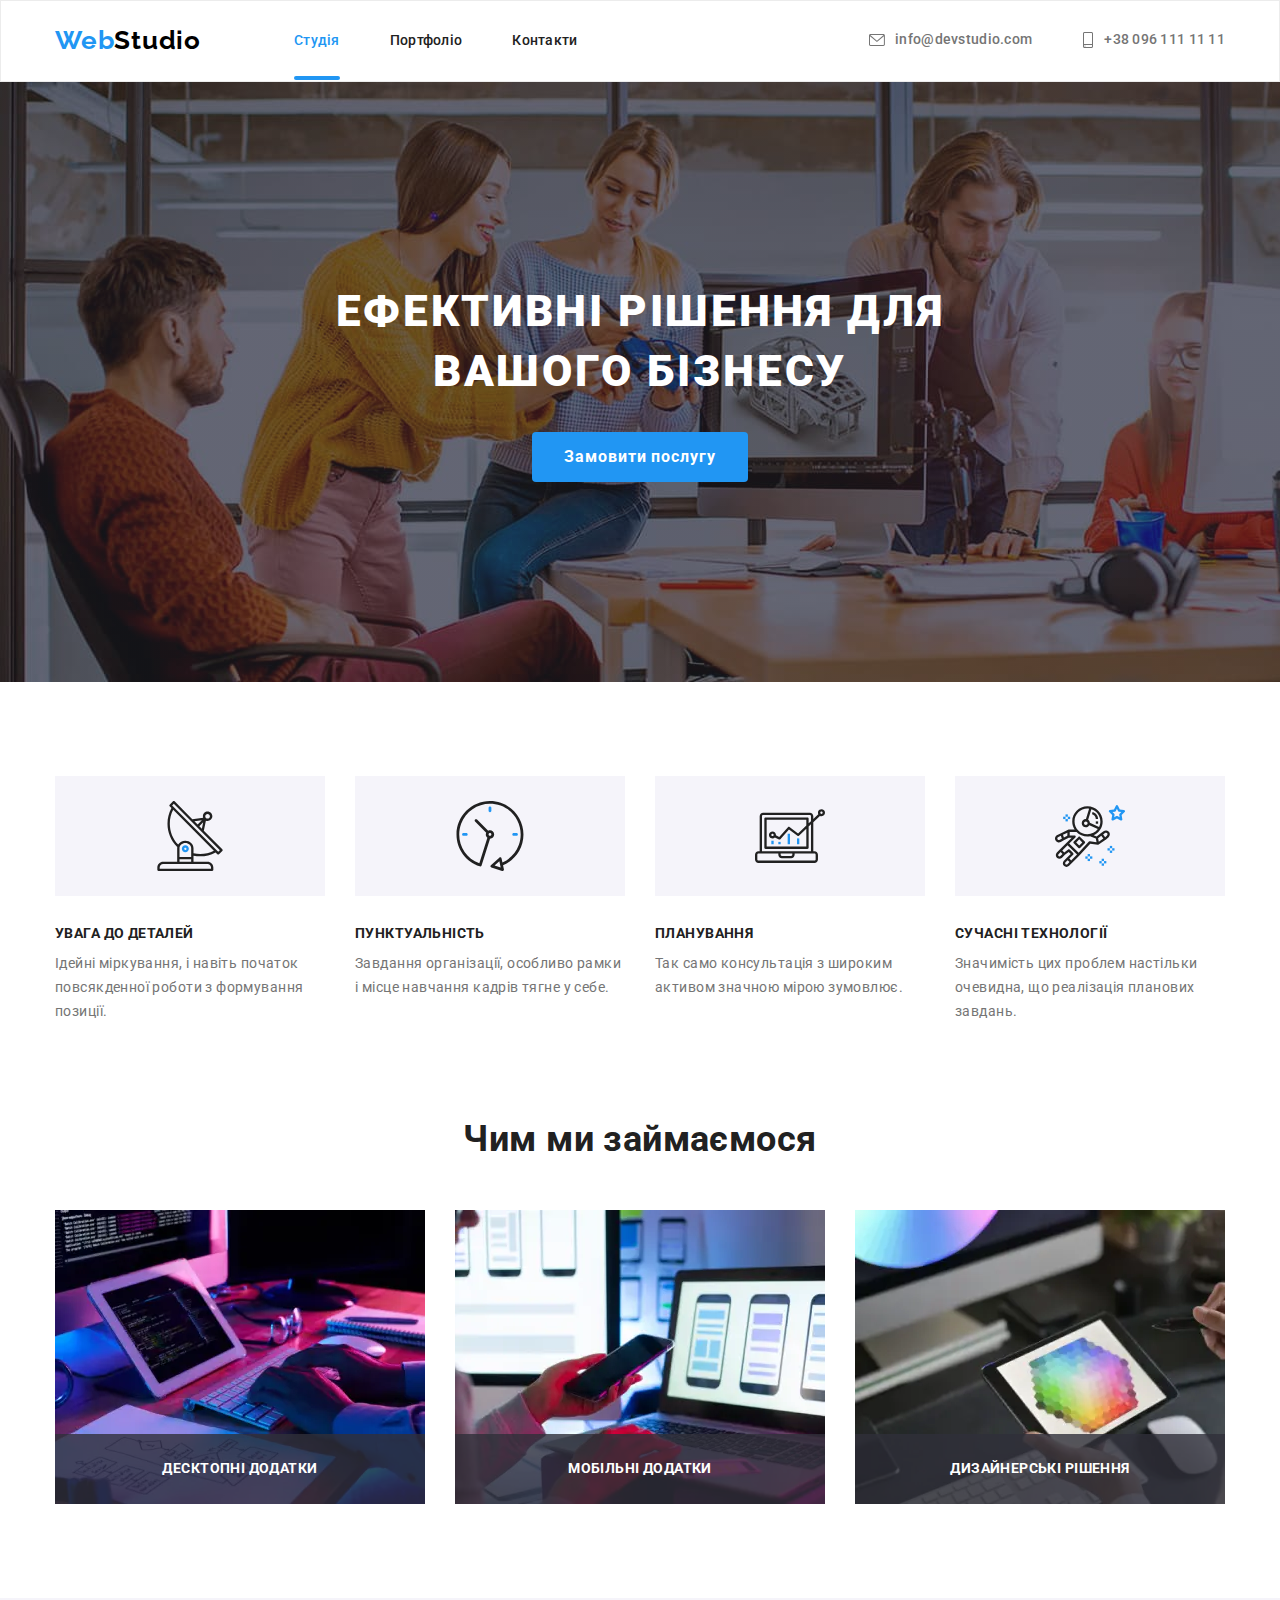
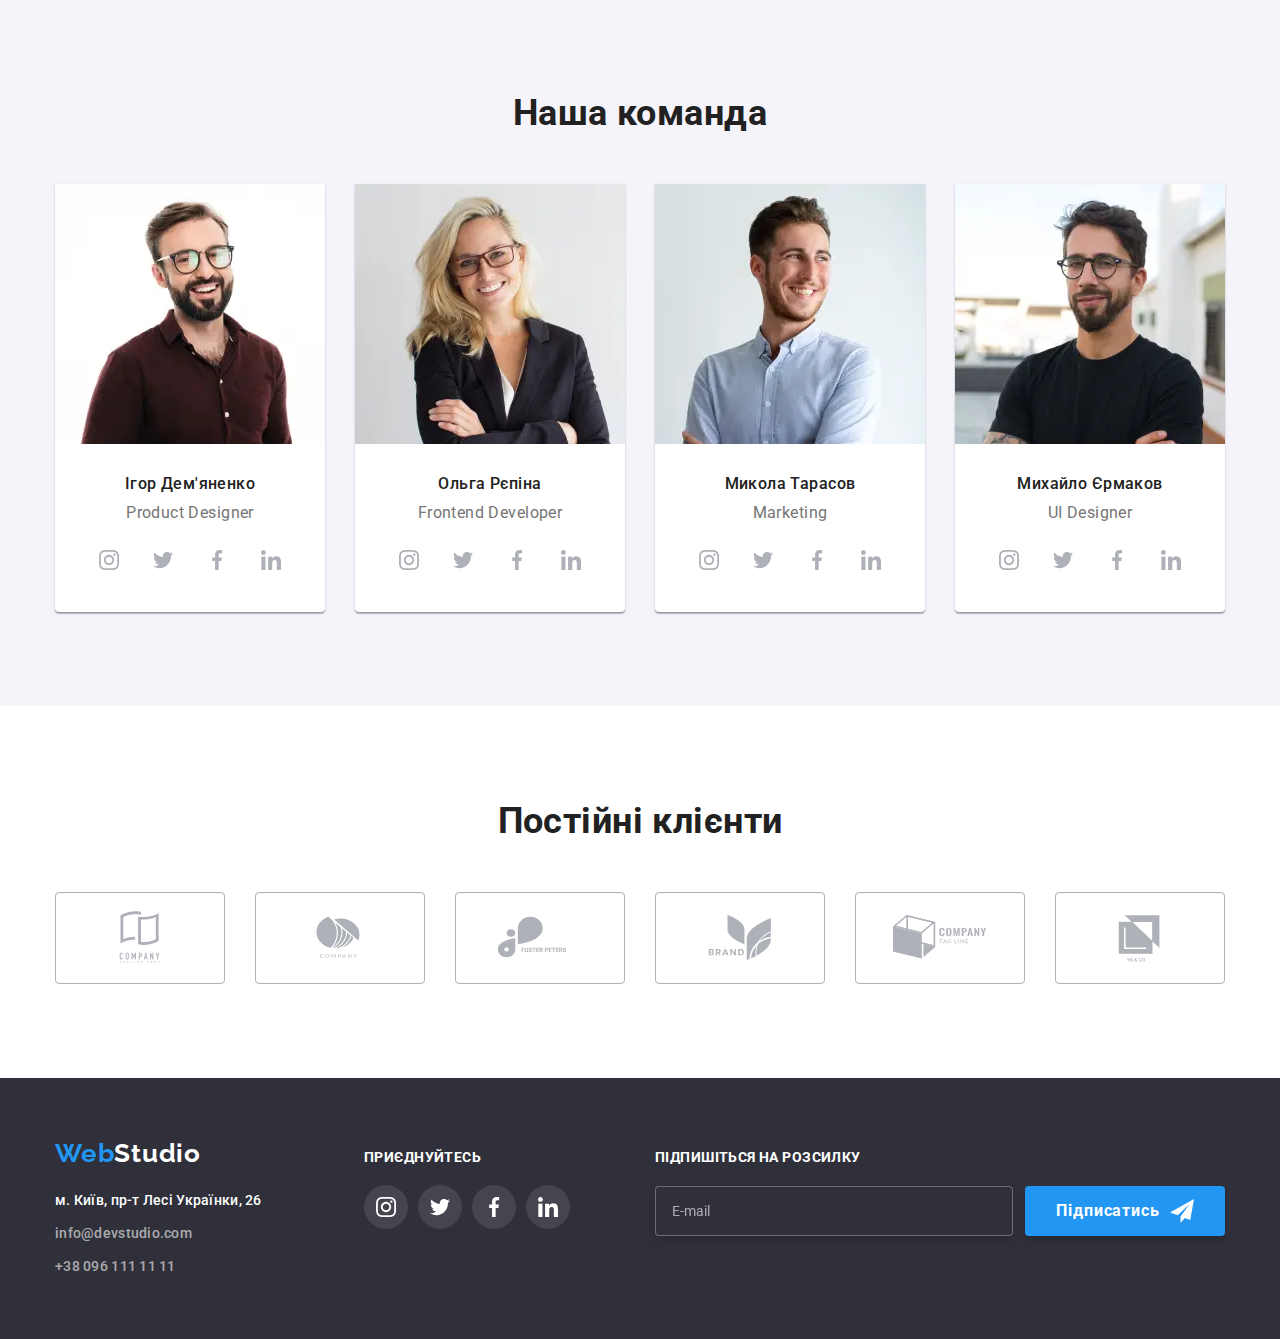
<file: index.html>
<!DOCTYPE html>
<html lang="uk">

<head>
    <meta charset="UTF-8">
    <meta http-equiv="X-UA-Compatible" content="IE=edge">
    <meta name="viewport" content="width=device-width, initial-scale=1.0">
    <title>Студія</title>
    <link rel="stylesheet" href="https://cdn.jsdelivr.net/npm/modern-normalize@1.1.0/modern-normalize.min.css">
    <link
        href="https://fonts.googleapis.com/css2?family=Raleway:wght@700&family=Roboto:wght@400;500;700;900&display=swap"
        rel="stylesheet">
    <link rel="stylesheet" href="./css/main.min.css">

</head>

<body>
    <header class="page-header">
        <div class="container header-container">
            <nav class="page-navigation">
                <a href="./index.html" class="logo link"><span class="half-logo">Web</span>Studio</a>
                <ul class="site-nav">
                    <li class="site-nav__item"><a href="./index.html" class="site-nav_link link current">Студія</a></li>
                    <li class="site-nav__item"><a href="./portfolio.html" class="site-nav_link link">Портфоліо</a></li>
                    <li class="site-nav__item"><a href="#" class="site-nav_link link">Контакти</a></li>
                </ul>
            </nav>
            <button type="button" class="open-mobile-menu-btn" data-menu-open>
                <svg class="open-mobile-menu-btn_icon">
                    <use href="./images/icons.svg#icon-burger"></use>
                </svg>
            </button>
            <ul class="contacts">
                <li class="contacts__link">
                    <a href="mailto:info@devstudio.com" class="tel link">
                        <svg class="contacts-icon">
                            <use href="./images/icons.svg#icon-envelope"></use>
                        </svg> info@devstudio.com</a>
                </li>
                <li class="contacts__link">
                    <a href="tel:+380961111111" class="tel link phone">
                        <svg class="contacts-icon smartphone">
                            <use href="./images/icons.svg#icon-smartphone"></use>
                        </svg> +38 096 111 11 11</a>
                </li>
            </ul>
        </div>
        <div class="mobile-menu" data-menu>
            <div class="container mobile-menu_container">
                <button class="mobile-menu_close-btn" data-menu-close>
                    <svg class="mobile-menu_close-icon">
                        <use href="./images/icons.svg#icon-close"></use>
                    </svg>
                </button>
                <ul class="list mobile-menu_list">
                    <li class="mobile-menu_item"><a class="link mobile-menu_link current" href="./index.html">Студія</a>
                    </li>
                    <li class="mobile-menu_item"><a class="link mobile-menu_link" href="./portfolio.html">Портфоліо</a>
                    </li>
                    <li class="mobile-menu_item"><a class="link mobile-menu_link" href="">Контакти</a></li>
                </ul>
                <div class="mobile-menu__contact-container">
                    <ul class="mobile-menu_list-ccontact">
                        <li class="mobile-menu__tel-item item">
                            <a class="mobile-menu__tel-link link" href="tel:+380961111111">+38 096 111 11 11</a>
                        </li>
                        <li class="mobile-menu__mail-item item">
                            <a class="mobile-menu__mail-link link"
                                href="mailto:info@devstudio.com">info@devstudio.com</a>
                        </li>
                    </ul>
                    <ul class="mobile-menu__social-list list">
                        <li class="mobile-menu__social-item item"><a class="mobile-menu__social-link link"
                                href="">Instagram</a></li>
                        <li class="mobile-menu__social-item item"><a class="mobile-menu__social-link link"
                                href="">Twitter</a></li>
                        <li class="mobile-menu__social-item item"><a class="mobile-menu__social-link link"
                                href="">Facebook</a></li>
                        <li class="mobile-menu__social-item item"><a class="mobile-menu__social-link link"
                                href="">LinkedIn</a></li>
                    </ul>
                </div>

            </div>
        </div>
    </header>
    <main>
        <section class="hero">
            <div class="container hero-box">
                <h1 class="hero-title">Ефективні рішення для вашого бізнесу</h1>
                <button type="button" class="hero-button" data-modal-open>Замовити послугу</button>
            </div>
        </section>
        <section class="box text">
            <div class="container">
                <h2 class="visually-hidden">Наші переваги</h2>
                <ul class="benefits">
                    <li class="benefits__part">
                        <div class="benefits__helping-box">
                            <svg aria-label="іконка супутникова антена" class="benefits__helping-icon">
                                <use href="./images/icons.svg#icon-antenna"></use>
                            </svg>
                        </div>
                        <h3 class="benefits__title">Увага до деталей</h3>
                        <p class="benefits__information">Ідейні міркування, і навіть початок повсякденної роботи з
                            формування
                            позиції.
                        </p>
                    </li>
                    <li class="benefits__part">
                        <div class="benefits__helping-box">
                            <svg aria-label="іконка годинник" class="benefits__helping-icon">
                                <use href="./images/icons.svg#icon-clock"></use>
                            </svg>
                        </div>
                        <h3 class="benefits__title">Пунктуальність</h3>
                        <p class="benefits__information">Завдання організації, особливо рамки і місце навчання кадрів
                            тягне у
                            себе.
                        </p>
                    </li>
                    <li class="benefits__part">
                        <div class="benefits__helping-box">
                            <svg aria-label="іконка комп'ютер" class="benefits__helping-icon">
                                <use href="./images/icons.svg#icon-diagram"></use>
                            </svg>
                        </div>
                        <h3 class="benefits__title">Планування</h3>
                        <p class="benefits__information">Так само консультація з широким активом значною мірою зумовлює.
                        </p>
                    </li>
                    <li class="benefits__part">
                        <div class="benefits__helping-box">
                            <svg aria-label="іконка астронавт" class="benefits__helping-icon">
                                <use href="./images/icons.svg#icon-astronaut"></use>
                            </svg>
                        </div>
                        <h3 class="benefits__title">Сучасні технології</h3>
                        <p class="benefits__information">Значимість цих проблем настільки очевидна, що реалізація
                            планових
                            завдань.
                        </p>
                    </li>
                </ul>
            </div>
        </section>
        <section class="box section">
            <div class="container">
                <h2 class="box-title">Чим ми займаємося</h2>
                <ul class="business">
                    <li class="business__card">
                        <picture>
                            <source srcset="./images/business/business1.webp 1x, ./images/business/business1@2x.webp 2x"
                                media="(min-width: 1200px)" type="image/webp" />
                            <source srcset="./images/business/business1.jpg 1x, ./images/business/business1@2x.jpg 2x"
                                media="(min-width: 1200px)" />
                            <img src="images/box1.jpg" alt="Людина працює за комп'ютером" width="370" height="294" />
                        </picture>
                        <p class="business__label">десктопні додатки</p>
                    </li>
                    <li class="business__card">
                        <picture>
                            <source srcset="./images/business/business2.webp 1x, ./images/business/business2@2x.webp 2x"
                                media="(min-width: 1200px)" type="image/webp" />
                            <source srcset="./images/business/business2.jpg 1x, ./images/business/business2@2x.jpg 2x"
                                media="(min-width: 1200px)" />
                            <img src="images/box2.jpg" alt="Людина працює за комп'ютером та телефоном" width="370"
                                height="294" />
                        </picture>
                        <p class="business__label">мобільні додатки</p>
                    </li>
                    <li class="business__card">
                        <picture>
                            <source srcset="./images/business/business3.webp 1x, ./images/business/business3@2x.webp 2x"
                                media="(min-width: 1200px)" type="image/webp" />
                            <source srcset="./images/business/business3.jpg 1x, ./images/business/business3@2x.jpg 2x"
                                media="(min-width: 1200px)" />
                            <img src="images/box3.jpg" alt="Людина працює за планшетом" width="370" height="294" />
                        </picture>
                        <p class="business__label">дизайнерські рішення</p>
                    </li>
                </ul>
            </div>

        </section>
        <section class="box element">
            <div class="container">
                <h2 class="box-title">Наша команда</h2>
                <ul class="team">
                    <li class="team__card">
                        <picture>
                            <source
                                srcset="./images/team-desktop/team-card-desktop1.webp 1x, ./images/team-desktop/team-card-desktop1@2x.webp 2x"
                                media="(min-width: 1200px)" type="image/webp" />
                            <source
                                srcset="./images/team-desktop/team-card-desktop1.jpg 1x, ./images/team-desktop/team-card-desktop1@2x.jpg 2x"
                                media="(min-width: 1200px)" />
                            <source
                                srcset="./images/team-tablet/team-card-tablet1.webp 1x, ./images/team-tablet/team-card-tablet1@2x.webp 2x"
                                media="(min-width: 768px)" type="image/webp" />
                            <source
                                srcset="./images/team-tablet/team-card-tablet1.jpg 1x, ./images/team-tablet/team-card-tablet1@2x.jpg 2x"
                                media="(min-width: 768px)" />
                            <source
                                srcset="./images/team-mobile/team-card-mobile1.webp 1x, ./images/team-mobile/team-card-mobile1@2x.webp 2x"
                                media="(max-width: 767px)" type="image/webp" />
                            <source
                                srcset="./images/team-mobile/team-card-mobile1.jpg 1x, ./images/team-mobile/team-card-mobile1@2x.jpg 2x"
                                media="(max-width: 767px)" />
                            <img src="images/img1.jpg" alt="Усміхнений хлопець в окулярах" />
                        </picture>
                        <div class="team__information">
                            <h3 class="team__member">Ігор Дем'яненко</h3>
                            <p class="team__position">Product Designer</p>
                            <ul class="team__social-list">
                                <li>
                                    <a href="" class="team__social-list-link">
                                        <svg aria-label="іконка інстаграм" class="team__social-list-icon">
                                            <use href="./images/icons.svg#icon-instagram"></use>
                                        </svg>
                                    </a>
                                </li>
                                <li>
                                    <a href="" class="team__social-list-link">
                                        <svg aria-label="іконка твіттер" class="team__social-list-icon">
                                            <use href="./images/icons.svg#icon-twitter"></use>
                                        </svg>
                                    </a>
                                </li>
                                <li>
                                    <a href="" class="team__social-list-link">
                                        <svg aria-label="іконка фейсбук" class="team__social-list-icon">
                                            <use href="./images/icons.svg#icon-facebook"></use>
                                        </svg>
                                    </a>
                                </li>
                                <li>
                                    <a href="" class="team__social-list-link">
                                        <svg aria-label="іконка лінкедин" class="team__social-list-icon">
                                            <use href="./images/icons.svg#icon-linkedin"></use>
                                        </svg>
                                    </a>
                                </li>
                            </ul>
                        </div>
                    </li>
                    <li class="team__card">
                        <picture>
                            <source
                                srcset="./images/team-desktop/team-card-desktop2.webp 1x, ./images/team-desktop/team-card-desktop2@2x.webp 2x"
                                media="(min-width: 1200px)" type="image/webp" />
                            <source
                                srcset="./images/team-desktop/team-card-desktop2.jpg 1x, ./images/team-desktop/team-card-desktop2@2x.jpg 2x"
                                media="(min-width: 1200px)" />
                            <source
                                srcset="./images/team-tablet/team-card-tablet2.webp 1x, ./images/team-tablet/team-card-tablet2@2x.webp 2x"
                                media="(min-width: 768px)" type="image/webp" />
                            <source
                                srcset="./images/team-tablet/team-card-tablet2.jpg 1x, ./images/team-tablet/team-card-tablet2@2x.jpg 2x"
                                media="(min-width: 768px)" />
                            <source
                                srcset="./images/team-mobile/team-card-mobile2.webp 1x, ./images/team-mobile/team-card-mobile2@2x.webp 2x"
                                media="(max-width: 767px)" type="image/webp" />
                            <source
                                srcset="./images/team-mobile/team-card-mobile2.jpg 1x, ./images/team-mobile/team-card-mobile2@2x.jpg 2x"
                                media="(max-width: 767px)" />
                            <img src="images/img2.jpg" alt="Усміхнена дівчина в окулярах" />
                        </picture>

                        <div class="team__information">
                            <h3 class="team__member">Ольга Рєпіна</h3>
                            <p class="team__position">Frontend Developer</p>
                            <ul class="team__social-list">
                                <li>
                                    <a href="" class="team__social-list-link">
                                        <svg aria-label="іконка інстаграм" class="team__social-list-icon">
                                            <use href="./images/icons.svg#icon-instagram"></use>
                                        </svg>
                                    </a>
                                </li>
                                <li>
                                    <a href="" class="team__social-list-link">
                                        <svg aria-label="іконка твіттер" class="team__social-list-icon">
                                            <use href="./images/icons.svg#icon-twitter"></use>
                                        </svg>
                                    </a>
                                </li>
                                <li>
                                    <a href="" class="team__social-list-link">
                                        <svg aria-label="іконка фейсбук" class="team__social-list-icon">
                                            <use href="./images/icons.svg#icon-facebook"></use>
                                        </svg>
                                    </a>
                                </li>
                                <li>
                                    <a href="" class="team__social-list-link">
                                        <svg aria-label="іконка лінкедин" class="team__social-list-icon">
                                            <use href="./images/icons.svg#icon-linkedin"></use>
                                        </svg>
                                    </a>
                                </li>
                            </ul>
                        </div>
                    </li>
                    <li class="team__card">
                        <picture>
                            <source
                                srcset="./images/team-desktop/team-card-desktop3.webp 1x, ./images/team-desktop/team-card-desktop3@2x.webp 2x"
                                media="(min-width: 1200px)" type="image/webp" />
                            <source
                                srcset="./images/team-desktop/team-card-desktop3.jpg 1x, ./images/team-desktop/team-card-desktop3@2x.jpg 2x"
                                media="(min-width: 1200px)" />
                            <source
                                srcset="./images/team-tablet/team-card-tablet3.webp 1x, ./images/team-tablet/team-card-tablet3@2x.webp 2x"
                                media="(min-width: 768px)" type="image/webp" />
                            <source
                                srcset="./images/team-tablet/team-card-tablet3.jpg 1x, ./images/team-tablet/team-card-tablet3@2x.jpg 2x"
                                media="(min-width: 768px)" />
                            <source
                                srcset="./images/team-mobile/team-card-mobile3.webp 1x, ./images/team-mobile/team-card-mobile3@2x.webp 2x"
                                media="(max-width: 767px)" type="image/webp" />
                            <source
                                srcset="./images/team-mobile/team-card-mobile3.jpg 1x, ./images/team-mobile/team-card-mobile3@2x.jpg 2x"
                                media="(max-width: 767px)" />
                            <img src="images/img3.jpg" alt="Усміхнений хлопець" />
                        </picture>

                        <div class="team__information">
                            <h3 class="team__member">Микола Тарасов</h3>
                            <p class="team__position">Marketing</p>
                            <ul class="team__social-list">
                                <li>
                                    <a href="" class="team__social-list-link">
                                        <svg aria-label="іконка інстаграм" class="team__social-list-icon">
                                            <use href="./images/icons.svg#icon-instagram"></use>
                                        </svg>
                                    </a>
                                </li>
                                <li>
                                    <a href="" class="team__social-list-link">
                                        <svg aria-label="іконка твіттер" class="team__social-list-icon">
                                            <use href="./images/icons.svg#icon-twitter"></use>
                                        </svg>
                                    </a>
                                </li>
                                <li>
                                    <a href="" class="team__social-list-link">
                                        <svg aria-label="іконка фейсбук" class="team__social-list-icon">
                                            <use href="./images/icons.svg#icon-facebook"></use>
                                        </svg>
                                    </a>
                                </li>
                                <li>
                                    <a href="" class="team__social-list-link">
                                        <svg aria-label="іконка лінкедин" class="team__social-list-icon">
                                            <use href="./images/icons.svg#icon-linkedin"></use>
                                        </svg>
                                    </a>
                                </li>
                            </ul>
                        </div>
                    </li>
                    <li class="team__card">
                        <picture>
                            <source
                                srcset="./images/team-desktop/team-card-desktop4.webp 1x, ./images/team-desktop/team-card-desktop4@2x.webp 2x"
                                media="(min-width: 1200px)" type="image/webp" />
                            <source
                                srcset="./images/team-desktop/team-card-desktop4.jpg 1x, ./images/team-desktop/team-card-desktop4@2x.jpg 2x"
                                media="(min-width: 1200px)" />
                            <source
                                srcset="./images/team-tablet/team-card-tablet4.webp 1x, ./images/team-tablet/team-card-tablet4@2x.webp 2x"
                                media="(min-width: 768px)" type="image/webp" />
                            <source
                                srcset="./images/team-tablet/team-card-tablet4.jpg 1x, ./images/team-tablet/team-card-tablet4@2x.jpg 2x"
                                media="(min-width: 768px)" />
                            <source
                                srcset="./images/team-mobile/team-card-mobile4.webp 1x, ./images/team-mobile/team-card-mobile4@2x.webp 2x"
                                media="(max-width: 767px)" type="image/webp" />
                            <source
                                srcset="./images/team-mobile/team-card-mobile4.jpg 1x, ./images/team-mobile/team-card-mobile4@2x.jpg 2x"
                                media="(max-width: 767px)" />
                            <img src="images/img4.jpg" alt="Хлопець в окулярах" />
                        </picture>

                        <div class="team__information">
                            <h3 class="team__member">Михайло Єрмаков</h3>
                            <p class="team__position">UI Designer</p>
                            <ul class="team__social-list">
                                <li>
                                    <a href="" class="team__social-list-link">
                                        <svg aria-label="іконка інстаграм" class="team__social-list-icon">
                                            <use href="./images/icons.svg#icon-instagram"></use>
                                        </svg>
                                    </a>
                                </li>
                                <li>
                                    <a href="" class="team__social-list-link">
                                        <svg aria-label="іконка твіттер" class="team__social-list-icon">
                                            <use href="./images/icons.svg#icon-twitter"></use>
                                        </svg>
                                    </a>
                                </li>
                                <li>
                                    <a href="" class="team__social-list-link">
                                        <svg aria-label="іконка фейсбук" class="team__social-list-icon">
                                            <use href="./images/icons.svg#icon-facebook"></use>
                                        </svg>
                                    </a>
                                </li>
                                <li>
                                    <a href="" class="team__social-list-link">
                                        <svg aria-label="іконка лінкедин" class="team__social-list-icon">
                                            <use href="./images/icons.svg#icon-linkedin"></use>
                                        </svg>
                                    </a>
                                </li>
                            </ul>
                        </div>
        </section>
        <section class="clients">
            <div class="container">
                <h2 class="box-title">Постійні клієнти</h2>
                <ul class="logo-list">
                    <li class="logo-list__item">
                        <a href="" class="logo-list__link">
                            <svg aria-label="лого першої компанії" class="logo-list__icon">
                                <use href="./images/icons.svg#icon-logo-1"></use>
                            </svg>
                        </a>
                    </li>
                    <li class="logo-list__item">
                        <a href="" class="logo-list__link">
                            <svg aria-label="лого другої компанії" class="logo-list__icon">
                                <use href="./images/icons.svg#icon-logo-2"></use>
                            </svg>
                        </a>
                    </li>
                    <li class="logo-list__item">
                        <a href="" class="logo-list__link">
                            <svg aria-label="лого третьої компанії" class="logo-list__icon">
                                <use href="./images/icons.svg#icon-logo-3"></use>
                            </svg>
                        </a>
                    </li>
                    <li class="logo-list__item">
                        <a href="" class="logo-list__link">
                            <svg aria-label="лого четвертої компанії" class="logo-list__icon">
                                <use href="./images/icons.svg#icon-logo-4"></use>
                            </svg>
                        </a>
                    </li>
                    <li class="logo-list__item">
                        <a href="" class="logo-list__link">
                            <svg aria-label="лого п'ятої компанії" class="logo-list__icon">
                                <use href="./images/icons.svg#icon-logo-5"></use>
                            </svg>
                        </a>
                    </li>
                    <li class="logo-list__item">
                        <a href="" class="logo-list__link">
                            <svg aria-label="лого шостої компанії" class="logo-list__icon">
                                <use href="./images/icons.svg#icon-logo-6"></use>
                            </svg>
                        </a>
                    </li>
                </ul>
            </div>
        </section>
    </main>
    <footer class="basement">
        <div class="container footer-navigation">
            <div class="address-nav">
                <div class="footer-navigation-box">
                    <a href="./index.html" class="part-logo link"><span class="half-logo">Web</span>Studio</a>
                    <address class="adress-nav">
                        <ul class="contacts contacts-footer">
                            <li class="contacts-item">
                                <a href="https://goo.gl/maps/CPtrU1FHBa2aNyZL9" target="_blank"
                                    rel="noopener noreferrer nofollow" class="adres link">м. Київ, пр-т Лесі Українки,
                                    26</a>
                            </li>
                            <li class="contacts-item">
                                <a href="mailto:info@devstudio.com"
                                    class="adres link mail-footer">info@devstudio.com</a>
                            </li>
                            <li class="contacts-item">
                                <a href="tel:+380961111111" class="adres link mail-footer">+38 096 111 11 11</a>
                            </li>
                        </ul>
                    </address>
                </div>
                <div class="join-in">
                    <p class="join-in-title">приєднуйтесь</p>
                    <ul class="logo-list-footer">
                        <li>
                            <a href="" class="logo-list-link-footer">
                                <svg aria-label=" іконка інстаграм" class="logo-list-icon-footer">
                                    <use href="./images/icons.svg#icon-instagram"></use>
                                </svg>
                            </a>
                        </li>
                        <li>
                            <a href="" class="logo-list-link-footer">
                                <svg aria-label="іконка твіттер" class="logo-list-icon-footer">
                                    <use href="./images/icons.svg#icon-twitter"></use>
                                </svg>
                            </a>
                        </li>
                        <li>
                            <a href="" class="logo-list-link-footer">
                                <svg aria-label="іконка фейсбук" class="logo-list-icon-footer">
                                    <use href="./images/icons.svg#icon-facebook"></use>
                                </svg>
                            </a>
                        </li>
                        <li>
                            <a href="" class="logo-list-link-footer">
                                <svg aria-label="іконка лінкедин" class="logo-list-icon-footer">
                                    <use href="./images/icons.svg#icon-linkedin"></use>
                                </svg>
                            </a>
                        </li>
                    </ul>
                </div>
            </div>

            <div class="footer-box-form">
                <form class="footer-form">
                    <label class="footer-form-field">
                        <p class="footer-form-title">Підпишіться на розсилку</p>
                        <div class="footer-box-btn">
                            <input type="email" name="email" class="footer-form-input" placeholder="E-mail" required>
                            <button type="submit" class="footer-form-submit">Підписатись
                                <svg aria-label="іконка повідомлення" class="footer-form-input-icon">
                                    <use href="./images/icons.svg#icon-send"></use>
                                </svg>
                            </button>
                        </div>
                    </label>
                </form>
            </div>
        </div>

    </footer>
    <div class="backdrop is-hidden" data-modal>
        <div class="modal">
            <button type="button" class="modal-close-btn">
                <svg class="modal-close-icon" data-modal-close>
                    <use href="./images/icons.svg#icon-close"></use>
                </svg>
            </button>
            <p class="modal-form-title">Залиште свої дані, ми вам передзвонимо</p>
            <form class="modal-form">
                <label class="modal-form-field">
                    <span class="modal-form-field-desc">Ім'я</span>
                    <span class="modal-form-input-wrapper">
                        <input type="text" class="modal-form-input" pattern="(a-Az-Zа-яА-ЯіІїЇ)+" name="user-name"
                            required>
                        <svg aria-label="іконка-персонажа" class="modal-form-input-icon">
                            <use href="./images/icons.svg#icon-person"></use>
                        </svg>
                    </span>
                </label>
                <label class="modal-form-field">
                    <span class="modal-form-field-desc">Телефон</span>
                    <span class="modal-form-input-wrapper">
                        <input type="tel" class="modal-form-input" pattern="(0-9){3}-(0-9){3}-(0-9){2}-(0-9){2}"
                            title="xxx-xxx-xx-xx" name="user-phone" required>
                        <svg aria-label="іконка-телефон" class="modal-form-input-icon">
                            <use href="./images/icons.svg#icon-phone"></use>
                        </svg>
                    </span>
                </label>
                <label class="modal-form-field">
                    <span class="modal-form-field-desc">Пошта</span>
                    <span class="modal-form-input-wrapper">
                        <input type="email" class="modal-form-input" name="user-mail" required>
                        <svg aria-label="іконка-пошта" class="modal-form-input-icon">
                            <use href="./images/icons.svg#icon-email"></use>
                        </svg>
                    </span>
                </label>
                <label class="modal-form-field comment">
                    <span class="modal-form-field-desc">Коментар</span>
                    <textarea name="user-massage" class="modal-form-massage" placeholder="Введіть текст"></textarea>
                </label>
                <label class="modal-form-check-field">
                    <input type="checkbox" class="modal-form-check" name="user-policy" required>
                    <svg class="modal-form-own-checkbox">
                        <use href="./images/icons.svg#icon-vector"></use>
                    </svg>
                    Погоджуюся з розсилкою та приймаю <a href="" class="terms-contract">Умови договору</a>
                </label>
                <button type="submit" class="modal-form-submit">Відправити</button>
            </form>
        </div>
    </div>
    <script src="./js/modal.js"></script>
    <script src="./js/menu.js"></script>



</body>

</html>
</file>
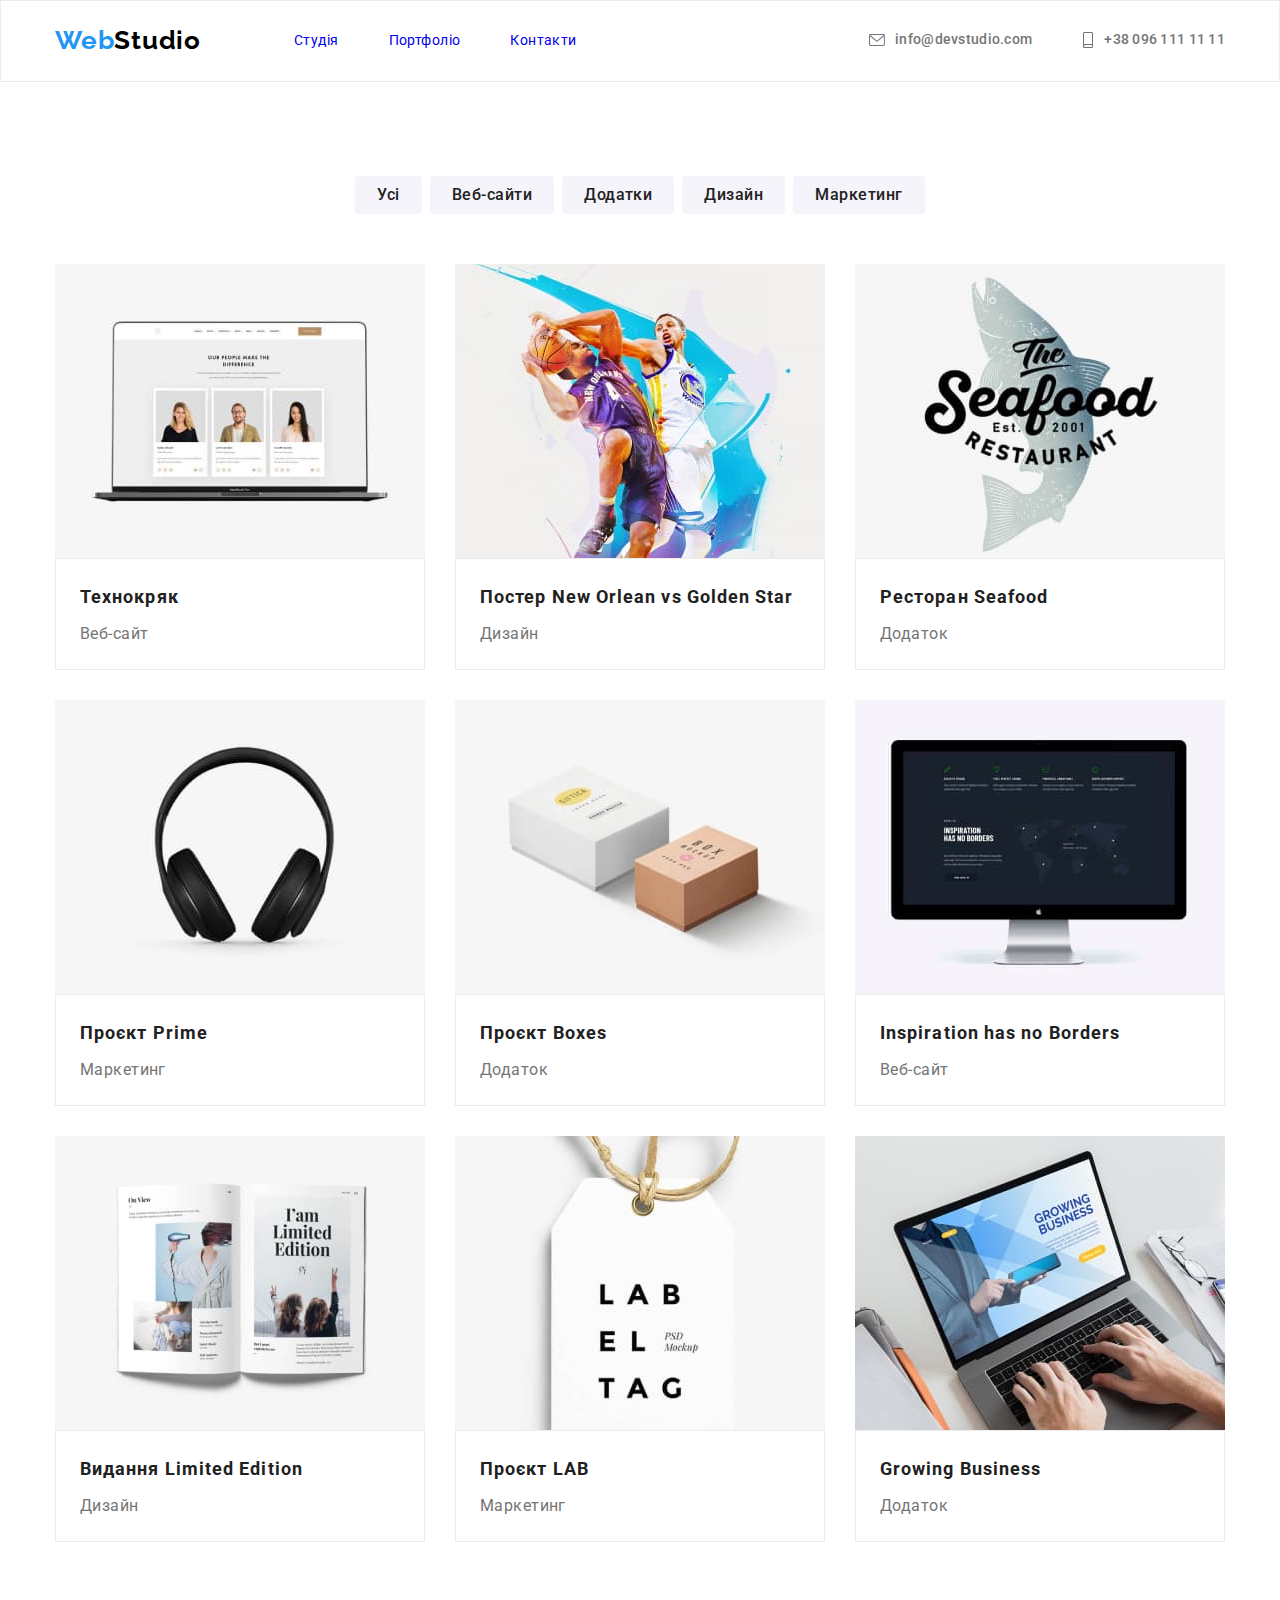
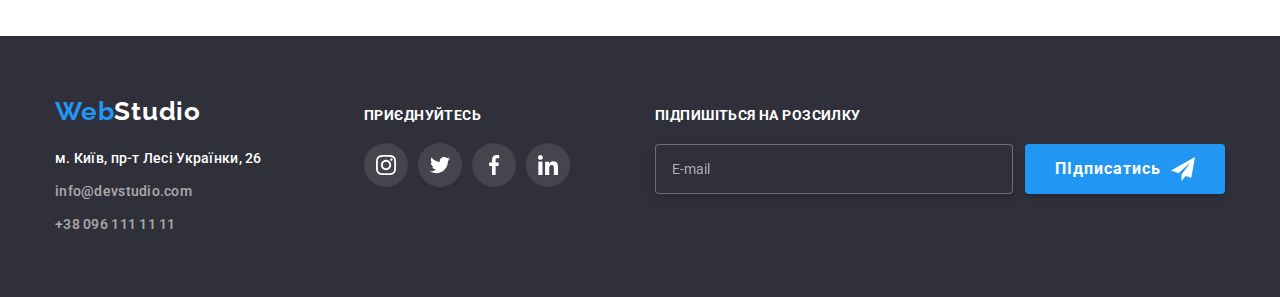
<file: portfolio.html>
<!DOCTYPE html>
<html lang="uk">

<head>
    <meta charset="UTF-8">
    <meta http-equiv="X-UA-Compatible" content="IE=edge">
    <meta name="viewport" content="width=device-width, initial-scale=1.0">
    <title>Портфоліо</title>
    <link rel="stylesheet" href="https://cdn.jsdelivr.net/npm/modern-normalize@1.1.0/modern-normalize.min.css">
    <link
        href="https://fonts.googleapis.com/css2?family=Raleway:wght@700&family=Roboto:wght@400;500;700;900&display=swap"
        rel="stylesheet">
    <link rel="stylesheet" href="./css/main.min.css">

</head>

<body>
    <header class="page-header">
        <div class="container header-container">

            <nav class="page-navigation">
                <a href="./index.html" class="logo link"><span class="half-logo">Web</span>Studio</a>
                <ul class="site-nav">
                    <li class="site-nav__item"><a href="./index.html" class="link">Студія</a></li>
                    <li class="site-nav__item"><a href="./portfolio.html" class="link current">Портфоліо</a></li>
                    <li class="site-nav__item"><a href="#" class="link">Контакти</a></li>
                </ul>
            </nav>
            <ul class="contacts">
                <li class="contacts__link">
                    <a href="mailto:info@devstudio.com" class="tel link">
                        <svg class="contacts-icon">
                            <use href="./images/icons.svg#icon-envelope"></use>
                        </svg> info@devstudio.com</a>
                </li>
                <li class="contacts__link">
                    <a href="tel:+380961111111" class="tel link">
                        <svg class="contacts-icon smartphone">
                            <use href="./images/icons.svg#icon-smartphone"></use>
                        </svg> +38 096 111 11 11</a>
                </li>
            </ul>
        </div>

    </header>
    <main>
        <section class="portfolio">
            <div class="container filters-navigations">
                <h1 class="visually-hidden">Портфоліо</h1>
                <ul class="filters">
                    <li class="filters__item">
                        <button type="button" class="filters-title">Усі</button>
                    </li>
                    <li class="filters__item">
                        <button type="button" class="filters-title">Веб-сайти</button>
                    </li>
                    <li class="filters__item">
                        <button type="button" class="filters-title">Додатки</button>
                    </li>
                    <li class="filters__item">
                        <button type="button" class="filters-title">Дизайн</button>
                    </li>
                    <li class="filters__item">
                        <button type="button" class="filters-title">Маркетинг</button>
                    </li>
                </ul>
                <ul class="project-list">
                    <li class="project-list__project">
                        <a href="" class="link project-list__card">
                            <div class="project-list__images">
                                <img src="images/img10.jpg" alt="Відкритий ноутбук" width="370" height="294">
                                <p class="overlay">
                                    Ресурс пропонує комплексні пропозиції з різним рівнем функціоналу та сервісів. Все
                                    це
                                    дозволить відвідувачу отримати
                                    вичерпні відомості про компанію чи приватну особу.
                                </p>
                            </div>
                            <div class="project-list__frame">
                                <h3 class="project-list__title">Технокряк</h3>
                                <p class="project-list__group">Веб-сайт</p>
                            </div>
                        </a>
                    </li>
                    <li class="project-list__project">
                        <a href="" class="link project-list__card">
                            <div class="project-list__images">
                                <img src="images/img11.jpg" alt="Два баскетболісти у грі" width="370" height="294">
                                <p class="overlay">
                                    Ресурс пропонує комплексні пропозиції з різним рівнем функціоналу та сервісів. Все
                                    це
                                    дозволить відвідувачу отримати
                                    вичерпні відомості про компанію чи приватну особу.
                                </p>
                            </div>
                            <div class="project-list__frame">
                                <h3 class="project-list__title">Постер <span lang="en">New Orlean vs Golden Star</span>
                                </h3>
                                <p class="project-list__group">Дизайн</p>
                            </div>
                        </a>
                    </li>
                    <li class="project-list__project">
                        <a href="" class="link project-list__card">
                            <div class="project-list__images">
                                <img src="images/img12.jpg" alt="Вивіска рибного ресторану" width="370" height="294">
                                <p class="overlay">
                                    Ресурс пропонує комплексні пропозиції з різним рівнем функціоналу та сервісів. Все
                                    це
                                    дозволить відвідувачу отримати
                                    вичерпні відомості про компанію чи приватну особу.
                                </p>
                            </div>
                            <div class="project-list__frame">
                                <h3 class="project-list__title">Ресторан <span lang="en">Seafood</span></h3>
                                <p class="project-list__group">Додаток</p>
                            </div>
                        </a>
                    </li>
                    <li class="project-list__project">
                        <a href="" class="link project-list__card">
                            <div class="project-list__images">
                                <img src="images/img13.jpg" alt="Навушники" width="370" height="294">
                                <p class="overlay">
                                    Ресурс пропонує комплексні пропозиції з різним рівнем функціоналу та сервісів. Все
                                    це
                                    дозволить відвідувачу отримати
                                    вичерпні відомості про компанію чи приватну особу.
                                </p>
                            </div>
                            <div class="project-list__frame">
                                <h3 class="project-list__title">Проєкт <span lang="en">Prime</span></h3>
                                <p class="project-list__group">Маркетинг</p>
                            </div>
                        </a>
                    </li>
                    <li class="project-list__project">
                        <a href="" class="link project-list__card">
                            <div class="project-list__images">
                                <img src="images/img5.jpg" alt="Дві коробки: біла та коричнева" width="370"
                                    height="294">
                                <p class="overlay">
                                    Ресурс пропонує комплексні пропозиції з різним рівнем функціоналу та сервісів. Все
                                    це
                                    дозволить відвідувачу отримати
                                    вичерпні відомості про компанію чи приватну особу.
                                </p>
                            </div>
                            <div class="project-list__frame">
                                <h3 class="project-list__title">Проєкт <span lang="en">Boxes</span></h3>
                                <p class="project-list__group">Додаток</p>
                            </div>
                        </a>
                    </li>
                    <li class="project-list__project">
                        <a href="" class="link project-list__card">
                            <div class="project-list__images">
                                <img src="images/img6.jpg" alt="Монітор комп'ютера" width="370" height="294">
                                <p class="overlay">
                                    Ресурс пропонує комплексні пропозиції з різним рівнем функціоналу та сервісів. Все
                                    це
                                    дозволить відвідувачу отримати
                                    вичерпні відомості про компанію чи приватну особу.
                                </p>
                            </div>
                            <div class="project-list__frame">
                                <h3 class="project-list__title"><span lang="en">Inspiration has no Borders</span></h3>
                                <p class="project-list__group">Веб-сайт</p>
                            </div>
                        </a>
                    </li>
                    <li class="project-list__project">
                        <a href="" class="link project-list__card">
                            <div class="project-list__images">
                                <img src="images/img7.jpg" alt="Розгорнута книга" width="370" height="294">
                                <p class="overlay">
                                    Ресурс пропонує комплексні пропозиції з різним рівнем функціоналу та сервісів. Все
                                    це
                                    дозволить відвідувачу отримати
                                    вичерпні відомості про компанію чи приватну особу.
                                </p>
                            </div>
                            <div class="project-list__frame">
                                <h3 class="project-list__title">Видання <span lang="en">Limited Edition</span></h3>
                                <p class="project-list__group">Дизайн</p>
                            </div>
                        </a>
                    </li>
                    <li class="project-list__project">
                        <a href="" class="link project-list__card">
                            <div class="project-list__images">
                                <img src="images/img8.jpg" alt="Бірка" width="370" height="294">
                                <p class="overlay">
                                    Ресурс пропонує комплексні пропозиції з різним рівнем функціоналу та сервісів. Все
                                    це
                                    дозволить відвідувачу отримати
                                    вичерпні відомості про компанію чи приватну особу.
                                </p>
                            </div>
                            <div class="project-list__frame">
                                <h3 class="project-list__title">Проєкт <span lang="en">LAB</span></h3>
                                <p class="project-list__group">Маркетинг</p>
                            </div>
                        </a>
                    </li>
                    <li class="project-list__project">
                        <a href="" class="link project-list__card">
                            <div class="project-list__images">
                                <img src="images/img9.jpg" alt="Робота за ноутбуком" width="370" height="294">
                                <p class="overlay">
                                    Ресурс пропонує комплексні пропозиції з різним рівнем функціоналу та сервісів. Все
                                    це
                                    дозволить відвідувачу отримати
                                    вичерпні відомості про компанію чи приватну особу.
                                </p>
                            </div>
                            <div class="project-list__frame">
                                <h3 class="project-list__title"><span lang="en">Growing Business</span></h3>
                                <p class="project-list__group">Додаток</p>
                            </div>
                        </a>
                    </li>
                </ul>
            </div>

        </section>
    </main>
    <footer class="basement">
        <div class="container footer-navigation">
            <div>
                <a href="./index.html" class="part-logo link"><span class="half-logo">Web</span>Studio</a>
                <address>
                    <ul class="contacts contacts-footer">
                        <li class="contacts-item">
                            <a href="https://goo.gl/maps/CPtrU1FHBa2aNyZL9" target="_blank"
                                rel="noopener noreferrer nofollow" class="adres link">м. Київ, пр-т Лесі Українки,
                                26</a>
                        </li>
                        <li class="contacts-item"><a href="mailto:info@devstudio.com"
                                class="adres link mail-footer">info@devstudio.com</a></li>
                        <li class="contacts-item">
                            <a href="tel:+380961111111" class="adres link mail-footer">+38 096 111 11 11</a>
                        </li>
                    </ul>
                </address>
            </div>
            <div class="join-in">
                <p class="join-in-title">приєднуйтесь</p>
                <ul class="logo-list-footer">
                    <li>
                        <a href="" class="logo-list-link-footer">
                            <svg aria-label=" іконка інстаграм" class="logo-list-icon-footer">
                                <use href="./images/icons.svg#icon-instagram"></use>
                            </svg>
                        </a>
                    </li>
                    <li>
                        <a href="" class="logo-list-link-footer">
                            <svg aria-label="іконка твіттер" class="logo-list-icon-footer">
                                <use href="./images/icons.svg#icon-twitter"></use>
                            </svg>
                        </a>
                    </li>
                    <li>
                        <a href="" class="logo-list-link-footer">
                            <svg aria-label="іконка фейсбук" class="logo-list-icon-footer">
                                <use href="./images/icons.svg#icon-facebook"></use>
                            </svg>
                        </a>
                    </li>
                    <li>
                        <a href="" class="logo-list-link-footer">
                            <svg aria-label="іконка лінкедин" class="logo-list-icon-footer">
                                <use href="./images/icons.svg#icon-linkedin"></use>
                            </svg>
                        </a>
                    </li>
                </ul>
            </div>
            <div class="footer-box-form">
                <form class="footer-form">
                    <label class="footer-form-field">
                        <span class="footer-form-title">Підпишіться на розсилку</span>
                        <span class="footer-form-btn">
                            <div class="footer-box-btn">
                                <input type="email" name="email" class="footer-form-input" placeholder="E-mail"
                                    required>
                                <button type="submit" class="footer-form-submit">ПІдписатись
                                    <svg aria-label="іконка повідомлення" class="footer-form-input-icon">
                                        <use href="./images/icons.svg#icon-send"></use>
                                    </svg>
                                </button>
                            </div>
                        </span>
                    </label>
                </form>
            </div>
        </div>

    </footer>
</body>

</html>
</file>
<file: css/main.min.css>
:root{--title-text-color: #212121;--primary-text-color: #757575;--accent-color: #2196F3;--background-color: #ffffff;--card-color: #EEEEEE;--dark-background-color: #2F303A;--team-background-color: #F5F4FA;--logo-color: #000000;--reserve-background-color: #FFFFFF99;--other-color: #ECECEC;--transition-dur-and-func: 250ms cubic-bezier(0.4, 0, 0.2, 1);--primary-font: "Roboto", sans-serif;--secondary-font: "Raleway", sans-serif}.visually-hidden{position:absolute;width:1px;height:1px;margin:-1px;border:0;padding:0;white-space:nowrap;clip-path:inset(100%);clip:rect(0 0 0 0);overflow:hidden}h1,h2,h3,h4,p{margin-top:0;margin-bottom:0}ul,ol{margin-top:0;margin-bottom:0;padding-left:0;padding-right:0}ul{list-style:none}.link{text-decoration:none}img{display:block;max-width:100%;height:auto}body{background-color:var(--background-color);color:var(--title-text-color);font-family:Roboto,sans-serif;letter-spacing:.03em;font-size:14px}.section{padding-top:0;padding-bottom:94px}.container{width:100%;padding-left:15px;padding-right:15px}@media screen and (min-width: 480px){.container{width:480px;margin-left:auto;margin-right:auto}}@media screen and (min-width: 768px){.container{width:768px}}@media screen and (min-width: 1200px){.container{width:1200px}}.portfolio{padding-top:94px;padding-bottom:94px}.hero-button{cursor:pointer;background-color:var(--accent-color);color:var(--background-color);font-family:Roboto;font-weight:700;font-size:16px;line-height:1.875;letter-spacing:.06em;margin-top:30px;min-width:216px;border-radius:4px;display:inline-block;padding:10px 32px;border:none}.hero-button:hover,.hero-button:focus{background-color:var(--accent-color)}.box-title{color:var(--title-text-color);font-weight:700;font-size:36px;line-height:1.17;text-align:center;margin-bottom:50px}.logo,.part-logo{color:var(--logo-color);font-family:Raleway;font-weight:700;font-size:26px;line-height:1.19;letter-spacing:.03em;margin-right:93px}.half-logo{color:var(--accent-color)}.backdrop{position:fixed;top:0;left:0;z-index:100;width:100%;height:100%;background-color:rgba(0,0,0,.2);scale:1;visibility:visible;pointer-events:auto;transition:scale var(--transition-dur-and-func),visibility var(--transition-dur-and-func)}.backdrop.is-hidden{visibility:hidden;scale:0;pointer-events:none}.modal{position:absolute;top:50%;left:50%;transform:translate(-50%, -50%);width:528px;height:581px;padding:40px;background:#fff;box-shadow:0px 1px 3px rgba(0,0,0,.12),0px 1px 1px rgba(0,0,0,.14),0px 2px 1px rgba(0,0,0,.2);border-radius:4px}.modal-close-btn{position:absolute;top:8px;right:8px;display:flex;align-items:center;justify-content:center;box-sizing:border-box;position:absolute;width:30px;height:30px;background:var(--background-color);border-radius:50%;border:1px solid rgba(0,0,0,.1);padding:0;cursor:pointer}.modal-close-icon{width:18px;height:18px;fill:var(--title-text-color);transition:fill var(--transition-dur-and-func)}.modal-close-icon:focus,.modal-close-icon:hover{fill:var(--accent-color)}@media screen and (min-width: 320px)and (max-width: 528px){.modal{max-width:320px;height:auto}}.modal-form-title{font-weight:700;font-size:20px;line-height:1.15;text-align:center;margin-bottom:12px;color:var(--title-text-color)}.modal-form{display:flex;flex-direction:column}.modal-form-field{margin-bottom:10px}.comment{margin-bottom:20px}.modal-form-field-desc{display:block;font-size:12px;line-height:14px;letter-spacing:.01em;color:var(--primary-text-color);margin-bottom:4px}.modal-form-input-wrapper{position:relative;display:block}.modal-form-input{width:100%;height:40px;border:1px solid rgba(33,33,33,.2);border-radius:4px;padding-left:42px;transition:border var(--transition-dur-and-func)}.modal-form-input:focus{border-color:var(--accent-color);outline:none}.modal-form-input-icon{position:absolute;display:block;transform:translateY(-50%);top:50%;left:12px;width:18px;height:18px;fill:currentColor;transition:fill var(--transition-dur-and-func)}.modal-form-input:focus+.modal-form-input-icon{fill:var(--accent-color)}.modal-form-massage{width:100%;height:120px;border:1px solid rgba(33,33,33,.2);border-radius:4px;padding:12px 16px;resize:none;transition:border-color var(--transition-dur-and-func)}.modal-form-massage::placeholder{text-transform:rgba(117,117,117,.5)}.modal-form-massage:focus{outline:none;border-color:var(--accent-color);transition:border-color var(--transition-dur-and-func)}.modal-form-check-field{text-align:center}.modal-form-check{appearance:none}.modal-form-own-checkbox{display:inline-block;width:16px;height:15px}.modal-form-check:checked+.modal-form-own-checkbox{background-color:var(--accent-color);background-image:url("/images/check.svg");background-size:contain;border-color:var(--accent-color);fill:var(--accent-color);border-radius:2px}.modal-form-own-checkbox{fill:currentColor;transition:fill var(--transition-dur-and-func)}.terms-contract{color:var(--accent-color)}.modal-form-submit{cursor:pointer;background-color:var(--accent-color);color:var(--background-color);font-family:Roboto;font-weight:700;font-size:16px;line-height:1.875;letter-spacing:.06em;margin-top:30px;min-width:216px;align-self:center;border-radius:4px;display:inline-block;padding:10px 32px;border:none}.modal-form-submit:focus{color:var(--background-color)}@media screen and (max-width: 767px){.mobile-menu{position:fixed;top:0;left:0;z-index:100;width:100%;height:100%;background-color:#fff;opacity:0;visibility:hidden;pointer-events:none}.mobile-menu.is-open{opacity:1;visibility:visible;pointer-events:auto}.mobile-menu_container{position:relative;display:flex;flex-direction:column;height:100vh;padding-left:40px;padding-right:15px;padding-top:48px;padding-bottom:48px}.mobile-menu_close-btn{position:absolute;top:10px;right:15px;line-height:0;background-color:rgba(0,0,0,0);border:0;padding:0}.mobile-menu_close-btn:hover,.mobile-menu_close-btn:focus{color:var(--accent-color);fill:currentColor}.mobile-menu_close-icon{width:40px;height:40px}.mobile-menu_item{font-weight:500;font-size:40px;line-height:1,175;letter-spacing:.02em}.mobile-menu_item:not(:last-child){margin-bottom:32px}.mobile-menu_link{font-weight:500;font-size:40px;line-height:1.18;letter-spacing:.02em;color:var(--title-text-color);transition:color var(--transition-dur-and-func)}.mobile-menu_link:hover,.mobile-menu_link:focus{color:var(--accent-color)}.mobile-menu_link.current{color:var(--accent-color)}.mobile-menu__contact-container{margin-top:auto}.mobile-menu__tel-link{font-weight:500;font-size:34px;line-height:1.18;letter-spacing:.02em;color:var(--accent-color)}.mobile-menu__mail-item{margin-top:32px;color:#757575}.mobile-menu__mail-link{font-weight:500;font-size:24px;line-height:1.17;letter-spacing:.02em;color:var(--secondary-text-color)}.mobile-menu__social-list{display:flex;flex-wrap:wrap;margin-top:64px}.mobile-menu__social-link{margin-right:10px;padding-right:10px;font-weight:500;font-size:18px;line-height:1.22;letter-spacing:.02em;color:var(--accent-color);transition:color var(--transition-dur-and-func);border-right:1px solid rgba(33,33,33,.2)}.mobile-menu__social-link.linkedin{border-right:0px}}@media screen and (min-width: 768px){.mobile-menu{display:none}}@media screen and (max-width: 767px){.site-nav{display:none}.contacts{display:none}.page-header{padding-top:10px;padding-bottom:10px}.header-container{display:flex;align-items:center;justify-content:space-between}.open-mobile-menu-btn{line-height:0;border:none;background-color:rgba(0,0,0,0);padding:0}.open-mobile-menu-btn_icon{width:40px;height:40px}}@media screen and (min-width: 767px){.open-mobile-menu-btn{display:none}.page-header{border:1px solid #ececec;padding-top:21px;padding-bottom:21px}.header-container{display:flex;align-items:center;justify-content:space-between}.page-navigation{display:flex;align-items:center}.site-nav{display:flex;align-items:center;justify-content:space-between;gap:50px}.site-nav_link{position:relative;color:var(--title-text-color);font-weight:500;font-size:14px;line-height:1.14;letter-spacing:.02em;transition:color var(--transition-dur-and-func);padding-bottom:32px}.site-nav_link:hover,.site-nav_link:focus{color:var(--accent-color)}.site-nav_link.current{color:var(--accent-color)}.site-nav_link.current::after{position:absolute;content:"";display:block;left:0;bottom:0;width:100%;height:4px;background-color:var(--accent-color);border-radius:2px}.contacts{margin-left:auto}.contacts-icon{width:14px;height:10px;margin-right:8px;fill:#757575}.smartphone{width:10px;height:14px}.tel{color:var(--primary-text-color);font-weight:500;font-size:14px;line-height:1.14;letter-spacing:.02em;font-style:normal;display:flex;align-items:center;transition:color var(--transition-dur-and-func)}.tel:hover,.tel:focus{color:var(--accent-color)}}@media screen and (min-width: 768px)and (max-width: 1199px){.phone{margin-top:10px}}@media screen and (min-width: 1200px){.page-header{padding-top:24px;padding-bottom:25px;border-bottom:1px solid var(--other-color)}.contacts__link:hover,.contacts-lsnk:focus{fill:var(--accent-color)}.contacts-icon{width:16px;height:12px;margin-right:10px;fill:currentColor}.smartphone{width:12px;height:16px}.header-container{display:flex;align-items:center;margin-left:auto}.page-navigation{display:flex;align-items:center}.contacts{display:flex;align-items:center;column-gap:50px;margin-left:auto}.contacts .tel{color:var(--primary-text-color);font-weight:500;font-size:14px;line-height:1.14;letter-spacing:.02em;font-style:normal;display:flex;align-items:center;transition:color var(--transition-dur-and-func)}.contacts .tel:hover,.contacts .tel:focus{color:var(--accent-color)}.site-nav{display:flex;column-gap:50px}.site-nav .site-nav_link{position:relative;color:var(--title-text-color);font-weight:500;font-size:14px;line-height:1.14;letter-spacing:.02em;transition:color var(--transition-dur-and-func);padding-bottom:32px}.site-nav .site-nav_link:hover,.site-nav .site-nav_link:focus{color:var(--accent-color)}.site-nav .site-nav_link.current{color:var(--accent-color)}.site-nav .site-nav_link.current::after{position:absolute;content:"";display:block;left:0;bottom:0;width:100%;height:4px;background-color:var(--accent-color);border-radius:2px}}@media screen and (max-width: 768px){.hero{text-align:center;padding-top:118px;padding-bottom:118px;max-width:480px;height:400px;margin-left:auto;margin-right:auto;background-image:linear-gradient(rgba(47, 48, 58, 0.4), rgba(47, 48, 58, 0.4)),url(../images/Hero-mobile.jpg);background-size:cover;background-repeat:no-repeat;background-color:#c4c4c4;background-position:center}.hero-title{font-weight:900;font-size:26px;line-height:1.615;text-align:center;letter-spacing:.06em;text-transform:uppercase;color:var(--background-color);max-width:360px;margin:0 auto}}@media screen and (min-width: 768px)and (max-width: 1200px){.hero{text-align:center;padding-top:118px;padding-bottom:118px;background-image:linear-gradient(rgba(47, 48, 58, 0.4), rgba(47, 48, 58, 0.4)),url(../images/Hero-tablet.jpg);max-width:768px;height:400px;margin-left:auto;margin-right:auto;background-size:cover;background-repeat:no-repeat;background-color:#c4c4c4;background-position:center}.hero-title{font-weight:900;font-size:26px;line-height:1.615;text-align:center;letter-spacing:.06em;text-transform:uppercase;color:var(--background-color);max-width:360px;margin:0 auto}}@media screen and (min-width: 1200px){.hero{text-align:center;padding-top:200px;padding-bottom:200px;background-color:#c4c4c4;background-image:linear-gradient(rgba(47, 48, 58, 0.4), rgba(47, 48, 58, 0.4)),url(../images/hero.jpg);background-size:cover;background-repeat:no-repeat;max-width:1600px;height:600px;margin:0 auto}.hero-title{color:var(--background-color);font-weight:900;font-size:44px;line-height:1.36;text-align:center;letter-spacing:.06em;text-transform:uppercase;width:696px;margin:0 auto}}@media screen and (min-device-pixel-ratio: 2)and (max-width: 767px),screen and (min-resolution: 192dpi)and (max-width: 767px),screen and (min-resolution: 2dppx)and (max-width: 767px){.hero{background-image:linear-gradient(rgba(47, 48, 58, 0.4), rgba(47, 48, 58, 0.4)),url("../images/Hero-mobile@2x.jpg")}}@media screen and (min-device-pixel-ratio: 2)and (min-width: 768px),screen and (min-resolution: 192dpi)and (min-width: 768px),screen and (min-resolution: 2dppx)and (min-width: 768px){.hero{background-image:linear-gradient(rgba(47, 48, 58, 0.4), rgba(47, 48, 58, 0.4)),url("../images/Hero-tablet@2x.jpg")}}@media screen and (min-device-pixel-ratio: 2)and (min-width: 1200px),screen and (min-resolution: 192dpi)and (min-width: 1200px),screen and (min-resolution: 2dppx)and (min-width: 1200px){.hero{background-image:inear-gradient(rgba(47, 48, 58, 0.4), rgba(47, 48, 58, 0.4)),url("../images/Hero-desctop@2x.jpg")}}@media screen and (max-width: 767px){.section{display:none}}@media screen and (min-width: 768px)and (max-width: 1199px){.section{display:none}}@media screen and (min-width: 1200px){.business{display:flex;gap:30px}.business__card{position:relative}.business__label{position:absolute;bottom:0;width:100%;height:70px;background-color:rgba(47,48,58,.8);color:var(--background-color);font-weight:700;line-height:1.14;text-transform:uppercase;display:flex;justify-content:center;align-items:center}}@media screen and (max-width: 767px){.text{padding-top:60px;padding-bottom:60px}.benefits{display:flex;flex-direction:column}.benefits__part{max-width:450px}.benefits__part:not(:last-child){margin-bottom:30px}.benefits__helping-box{background-color:#f5f4fa;max-width:450px;height:120px;margin-bottom:30px;padding-top:25px;padding-bottom:25px;text-align:center}.benefits__title{margin-bottom:10px;font-weight:700;font-size:14px;line-height:16px;text-align:center;letter-spacing:.03em;text-transform:uppercase;color:#212121}.benefits__helping-icon{width:70px;height:70px;fill:currentColor}.benefits__information{line-height:1.71;color:#757575}}@media screen and (min-width: 768px)and (max-width: 1200px){.text{padding-top:60px;padding-bottom:60px}.benefits{display:flex;flex-wrap:wrap;flex-direction:row}.benefits__part{max-width:354px;margin-right:30px;margin-bottom:30px}.benefits__part:nth-last-child(-n+2){margin-bottom:0}.benefits__part:nth-child(2n){margin-right:0}.benefits__helping-box{display:flex;align-items:center;justify-content:center;background-color:#f5f4fa;max-width:354px;height:120px;margin-bottom:30px}.benefits__helping-icon{width:70px;height:70px;fill:currentColor}.benefits__title{margin-bottom:10px;font-weight:700;font-size:14px;line-height:1,14;text-transform:uppercase;color:#212121}.benefits__information{line-height:1.71;color:#757575}}@media screen and (min-width: 1200px){.benefits__helping-box{display:flex;align-items:center;justify-content:center;height:120px;margin-bottom:30px;background-color:var(--team-background-color)}.benefits__helping-icon{width:70px;height:70px;fill:var(--primary-text-color)}.box.text{padding-top:94px;padding-bottom:94px}.benefits{display:flex;gap:30px}.benefits .benefits__title{color:var(--title-text-color);font-weight:700;font-size:14px;line-height:1.14;text-transform:uppercase;margin-bottom:10px}.benefits__information{color:var(--primary-text-color);font-size:14px;line-height:1.71}.benefits__part{flex-basis:calc((100% - 90px)/4)}}@media screen and (max-width: 767px){.clients{padding-top:60px;padding-bottom:60px}.box-title{margin-bottom:30px;font-weight:700;font-size:28px;line-height:1.18;text-align:center;color:#212121}.logo-list{display:flex;flex-wrap:wrap;flex-direction:row;gap:30px}.logo-list__item{width:calc((100% - 30px)/2)}.logo-list__link{display:flex;align-items:center;justify-content:center;width:100%;height:92px;color:#afb1b8;border:1px solid #afb1b8;border-radius:4px;transition:color var(--transition-dur-and-func),border var(--transition-dur-and-func)}.logo-list__link:hover,.logo-list__link:focus{color:var(--accent-color);border:1px solid var(--accent-color)}.logo-list__icon{width:106px;height:60px;fill:currentColor;transition:fill var(--transition-dur-and-func)}.logo-list__icon:hover .logo-list-icon,.logo-list__icon:focus .logo-list-icon{fill:var(--accent-color)}}@media screen and (min-width: 768px)and (max-width: 1199px){.clients{padding-top:60px;padding-bottom:60px}.box-title{margin-bottom:30px;font-weight:700;font-size:28px;line-height:1.18;text-align:center;color:#212121}.logo-list{display:flex;flex-wrap:wrap;justify-content:center;column-gap:30px;row-gap:30px}.logo-list__link{display:flex;align-items:center;justify-content:center;width:226px;height:92px;color:#afb1b8;border:1px solid #afb1b8;border-radius:4px;transition:color var(--transition-dur-and-func),border var(--transition-dur-and-func)}.logo-list__link:hover,.logo-list__link:focus{color:var(--accent-color);border:1px solid var(--accent-color)}.logo-list__icon{width:106px;height:60px;fill:currentColor;transition:fill var(--transition-dur-and-func)}.logo-list__icon:hover .logo-list-icon,.logo-list__icon:focus .logo-list-icon{fill:var(--accent-color)}}@media screen and (min-width: 1200px){.clients{padding-top:94px;padding-bottom:94px}.logo-list{display:flex;justify-content:center;column-gap:30px}.logo-list__link{display:flex;align-items:center;justify-content:center;width:170px;height:92px;color:#afb1b8;border:1px solid #afb1b8;border-radius:4px;transition:color var(--transition-dur-and-func),border var(--transition-dur-and-func)}.logo-list__link:hover,.logo-list__link:focus{color:var(--accent-color);border:1px solid var(--accent-color)}.logo-list__icon{width:106px;height:60px;fill:currentColor;transition:fill var(--transition-dur-and-func)}.logo-list__icon:hover .logo-list-icon,.logo-list__icon:focus .logo-list-icon{fill:var(--accent-color)}}@media screen and (max-width: 767px){.element{padding-top:60px;padding-bottom:60px;background-color:#f5f4fa}.box-title{font-weight:700;font-size:28px;line-height:1.18;text-align:center;color:#212121}.team{display:flex;flex-direction:column;gap:30px}.team__card{background-color:var(--background-color);box-shadow:0px 1px 3px rgba(0,0,0,.12),0px 1px 1px rgba(0,0,0,.14),0px 2px 1px rgba(0,0,0,.2);border-radius:0px 0px 4px 4px}.team__member{font-weight:500;font-size:16px;line-height:1.19;text-align:center;color:var(--title-text-color);margin-bottom:10px}.team__position{font-size:16px;line-height:1.19;text-align:center;color:#757575;margin-bottom:16px}.team__information{padding-top:30px;padding-bottom:24px}.team__social-list{display:flex;align-items:center;justify-content:center;column-gap:10px}.team__social-list-link{display:flex;align-items:center;justify-content:center;width:44px;height:44px;border-radius:50%;color:#afb1b8;background-color:var(--background-color);transition:color var(--transition-dur-and-func),background-color var(--transition-dur-and-func),filter var(--transition-dur-and-func)}.team__social-list-link:hover,.team__social-list-link:focus{background-color:var(--accent-color);color:var(--background-color);filter:drop-shadow(0px 4px 4px rgba(0, 0, 0, 0.25))}.team__social-list-icon{width:20px;height:20px;fill:currentColor}}@media screen and (min-width: 768px)and (max-width: 1199px){.team{display:flex;flex-wrap:wrap;gap:30px}.element{padding-top:60px;padding-bottom:60px;background-color:#f5f4fa}.box-title{font-weight:700;font-size:28px;line-height:1.18;text-align:center;color:#212121}.team__card{background-color:var(--background-color);box-shadow:0px 1px 3px rgba(0,0,0,.12),0px 1px 1px rgba(0,0,0,.14),0px 2px 1px rgba(0,0,0,.2);border-radius:0px 0px 4px 4px}.team__member{font-weight:500;font-size:16px;line-height:1.19;text-align:center;color:var(--title-text-color);margin-bottom:10px}.team__position{font-size:16px;line-height:1.19;text-align:center;color:#757575;margin-bottom:16px}.team__information{padding-top:30px;padding-bottom:24px}.team__social-list{display:flex;align-items:center;justify-content:center;column-gap:10px}.team__social-list-link{display:flex;align-items:center;justify-content:center;width:44px;height:44px;border-radius:50%;color:#afb1b8;background-color:var(--background-color);transition:color var(--transition-dur-and-func),background-color var(--transition-dur-and-func),filter var(--transition-dur-and-func)}.team__social-list-link:hover,.team__social-list-link:focus{background-color:var(--accent-color);color:var(--background-color);filter:drop-shadow(0px 4px 4px rgba(0, 0, 0, 0.25))}.team__social-list-icon{width:20px;height:20px;fill:currentColor}}@media screen and (min-width: 1200px){.box.element{background-color:var(--team-background-color);padding-top:94px;padding-bottom:94px}.team{display:flex;gap:30px}.team .team__card{background-color:var(--background-color);box-shadow:0px 1px 3px rgba(0,0,0,.12),0px 1px 1px rgba(0,0,0,.14),0px 2px 1px rgba(0,0,0,.2);border-radius:0px 0px 4px 4px}.team .team__member{color:var(--title-text-color);font-weight:500;font-size:16px;line-height:1.19;text-align:center;margin-bottom:10px}.team .team__position{color:var(--primary-text-color);font-size:16px;line-height:1.19;text-align:center;margin-bottom:16px}.team__information{padding-top:30px;padding-bottom:30px}.team__social-list{display:flex;justify-content:center;column-gap:10px}.team__social-list-link{display:flex;align-items:center;justify-content:center;width:44px;height:44px;border-radius:50%;color:#afb1b8;background-color:var(--background-color);transition:color var(--transition-dur-and-func),background-color var(--transition-dur-and-func),filter var(--transition-dur-and-func)}.team__social-list-link:hover,.team__social-list-link:focus{background-color:var(--accent-color);color:var(--background-color);filter:drop-shadow(0px 4px 4px rgba(0, 0, 0, 0.25))}.team__social-list-icon{width:20px;height:20px;fill:currentColor}}@media screen and (max-width: 767px){.basement{padding-top:60px;padding-bottom:60px;text-align:center;background-color:var(--dark-background-color)}.adress-nav{margin-top:20px}.part-logo{color:var(--background-color);margin-left:auto;margin-right:auto}.adres{font-size:14px;font-style:normal;line-height:1.71;text-align:center;color:#fff}.mail-footer{color:rgba(255,255,255,.6)}.join-in-title{color:var(--background-color);font-weight:700;font-size:14px;line-height:16px;letter-spacing:.03em;text-transform:uppercase}.logo-list-footer{display:flex;justify-content:center;column-gap:10px;margin-top:20px}.logo-list-link-footer{display:flex;align-items:center;justify-content:center;width:44px;height:44px;border-radius:50%;background-color:rgba(255,255,255,.1);transition:background-color var(--transition-dur-and-func)}.logo-list-link-footer:hover,.logo-list-link-footer:focus{background-color:var(--accent-color)}.contacts-footer{display:flex;flex-direction:column;align-items:center;gap:8px;margin-bottom:60px}.logo-list-icon-footer{width:20px;height:20px;fill:var(--background-color)}.footer-box-form{margin-top:60px}.footer-form-title{font-weight:700;font-size:14px;line-height:1.14;text-transform:uppercase;color:var(--background-color);margin-bottom:20px}.footer-form-input{width:100%;height:50px;background-color:var(--dark-background-color);border:1px solid rgba(255,255,255,.3);filter:drop-shadow(0px 4px 4px rgba(0, 0, 0, 0.15));border-radius:4px;color:rgba(255,255,255,.6);padding-left:16px;padding-top:15px;padding-bottom:15px}.footer-form-input::placeholder{color:rgba(255,255,255,.6)}.footer-form-submit{cursor:pointer;background-color:var(--accent-color);color:var(--background-color);font-family:Roboto;font-weight:700;font-size:16px;line-height:1.875;letter-spacing:.06em;min-width:200px;height:50px;border-radius:4px;display:flex;column-gap:10px;justify-content:center;align-items:center;padding:10px 28px;border:none;box-shadow:0px 4px 4px rgba(0,0,0,.15);border-radius:4px;margin-left:auto;margin-right:auto;margin-top:20px}.footer-form-input-icon{width:24px;height:24px;fill:currentColor}}@media screen and (min-width: 768px)and (max-width: 1199px){.basement{padding-top:60px;padding-bottom:60px;text-align:center;background-color:var(--dark-background-color)}.address-nav{display:flex;justify-content:space-around}.footer-navigation-box{display:flex;flex-direction:column;align-items:center;justify-content:center}.part-logo{color:var(--background-color);margin-left:auto;margin-right:auto;margin-bottom:20px}.adres{font-size:14px;font-style:normal;line-height:1.71;text-align:center;color:#fff}.mail-footer{color:rgba(255,255,255,.6)}.join-in-title{color:var(--background-color);font-weight:700;font-size:14px;line-height:16px;letter-spacing:.03em;text-transform:uppercase}.logo-list-footer{display:flex;justify-content:center;column-gap:10px;margin-top:20px}.logo-list-link-footer{display:flex;align-items:center;justify-content:center;width:44px;height:44px;border-radius:50%;background-color:rgba(255,255,255,.1);transition:background-color var(--transition-dur-and-func)}.logo-list-link-footer:hover,.logo-list-link-footer:focus{background-color:var(--accent-color)}.contacts-footer{display:flex;flex-direction:column;align-items:center;gap:8px}.logo-list-icon-footer{width:20px;height:20px;fill:var(--background-color)}.footer-box-form{display:flex;flex-direction:column;align-items:center;margin-top:60px}.footer-form-title{font-weight:700;font-size:14px;line-height:1.14;text-transform:uppercase;color:var(--background-color);margin-bottom:20px}.footer-box-btn{display:flex;flex-direction:column;align-items:center;row-gap:20px}.footer-form-input{width:450px;height:50px;background-color:var(--dark-background-color);border:1px solid rgba(255,255,255,.3);filter:drop-shadow(0px 4px 4px rgba(0, 0, 0, 0.15));border-radius:4px;color:rgba(255,255,255,.6);padding-left:16px;padding-top:15px;padding-bottom:15px}.footer-form-input::placeholder{color:rgba(255,255,255,.6)}.footer-form-submit{cursor:pointer;background-color:var(--accent-color);color:var(--background-color);font-family:Roboto;font-weight:700;font-size:16px;line-height:1.875;letter-spacing:.06em;min-width:200px;height:50px;border-radius:4px;display:flex;column-gap:10px;justify-content:center;align-items:center;padding:10px 28px;border:none;box-shadow:0px 4px 4px rgba(0,0,0,.15);border-radius:4px;margin-left:12px}.footer-form-input-icon{width:24px;height:24px;fill:currentColor}}@media screen and (min-width: 1200px){.footer-navigation{display:flex;align-items:baseline}.address-nav{display:flex;justify-content:center;align-items:baseline}.basement{display:flex;justify-content:space-between;background-color:var(--dark-background-color);padding:60px 0}.part-logo{color:var(--background-color)}.contacts .adres{color:var(--background-color);font-weight:500;font-size:14px;line-height:1.71;letter-spacing:.02em;font-style:normal;transition:color var(--transition-dur-and-func)}.contacts .adres:hover,.contacts .adres:focus{color:var(--accent-color)}.adress-nav{margin-top:20px}.contacts-footer{display:block;margin-top:20px}.contacts-footer .mail-footer{color:var(--reserve-background-color);transition:color var(--transition-dur-and-func)}.contacts-item:not(:last-child){margin-bottom:9px}.join-in{margin-left:70px}.join-in-title{color:var(--background-color);font-weight:700;font-size:14px;line-height:16px;letter-spacing:.03em;text-transform:uppercase}.logo-list-footer{display:flex;justify-content:center;column-gap:10px;margin-top:20px}.logo-list-link-footer{display:flex;align-items:center;justify-content:center;width:44px;height:44px;border-radius:50%;background-color:rgba(255,255,255,.1);transition:background-color var(--transition-dur-and-func)}.logo-list-link-footer:hover,.logo-list-link-footer:focus{background-color:var(--accent-color)}.logo-list-icon-footer{width:20px;height:20px;fill:var(--background-color)}.footer-box-form{display:flex;align-items:center;margin-left:auto}.footer-form-title{font-weight:700;font-size:14px;line-height:1.14;text-transform:uppercase;color:var(--background-color);margin-bottom:20px}.footer-box-btn{display:flex;margin-top:20px}.footer-form-input{width:358px;height:50px;background-color:var(--dark-background-color);border:1px solid rgba(255,255,255,.3);filter:drop-shadow(0px 4px 4px rgba(0, 0, 0, 0.15));border-radius:4px;color:rgba(255,255,255,.6);padding-left:16px;padding-top:15px;padding-bottom:15px}.footer-form-input::placeholder{color:rgba(255,255,255,.6)}.footer-form-submit{cursor:pointer;background-color:var(--accent-color);color:var(--background-color);font-family:Roboto;font-weight:700;font-size:16px;line-height:1.875;letter-spacing:.06em;min-width:200px;height:50px;border-radius:4px;display:flex;column-gap:10px;justify-content:center;align-items:center;padding:10px 28px;border:none;box-shadow:0px 4px 4px rgba(0,0,0,.15);border-radius:4px;margin-left:12px}.footer-form-input-icon{width:24px;height:24px;fill:currentColor}}.filters{display:flex;justify-content:center;gap:8px;margin-bottom:50px}.filters .filters-title{background-color:var(--team-background-color);color:var(--title-text-color);font-family:Roboto,sans-serif;cursor:pointer;font-weight:500;font-size:16px;line-height:1.625;text-align:center;border:none;letter-spacing:.03em;padding:6px 22px;border-radius:4px;transition:color var(--transition-dur-and-func),background-color var(--transition-dur-and-func),box-shadow var(--transition-dur-and-func)}.filters .filters-title:hover,.filters .filters-title:focus{background-color:var(--accent-color);color:var(--background-color);box-shadow:0px 3px 1px rgba(0,0,0,.1),0px 1px 2px rgba(0,0,0,.08),0px 2px 2px rgba(0,0,0,.12)}.project-list{display:flex;flex-wrap:wrap;gap:30px}.project-list__card{display:block;transition:box-shadow var(--transition-dur-and-func)}.project-list__card:hover,.project-list__card:focus{box-shadow:0px 4px 4px rgba(0,0,0,.25)}.project-list__card:hover .overlay,.project-list__card:focus .overlay{transform:translateY(0%)}.project-list__title{color:var(--title-text-color);font-weight:700;font-size:18px;line-height:2;letter-spacing:.06em;margin-bottom:4px}.project-list__group{color:var(--primary-text-color);font-size:16px;line-height:1.875}.project-list__frame{padding:20px 24px;border:1px solid var(--other-color)}.project-list__images{position:relative;overflow:hidden}.overlay{position:absolute;top:0;left:0;width:100%;height:100%;background-color:rgba(33,150,243,.9);color:#fff;padding:63px 24px;font-size:18px;line-height:1.56;letter-spacing:.03em;transform:translateY(100%);transition:transform var(--transition-dur-and-func),background-color var(--transition-dur-and-func)}/*# sourceMappingURL=main.min.css.map */
</file>
